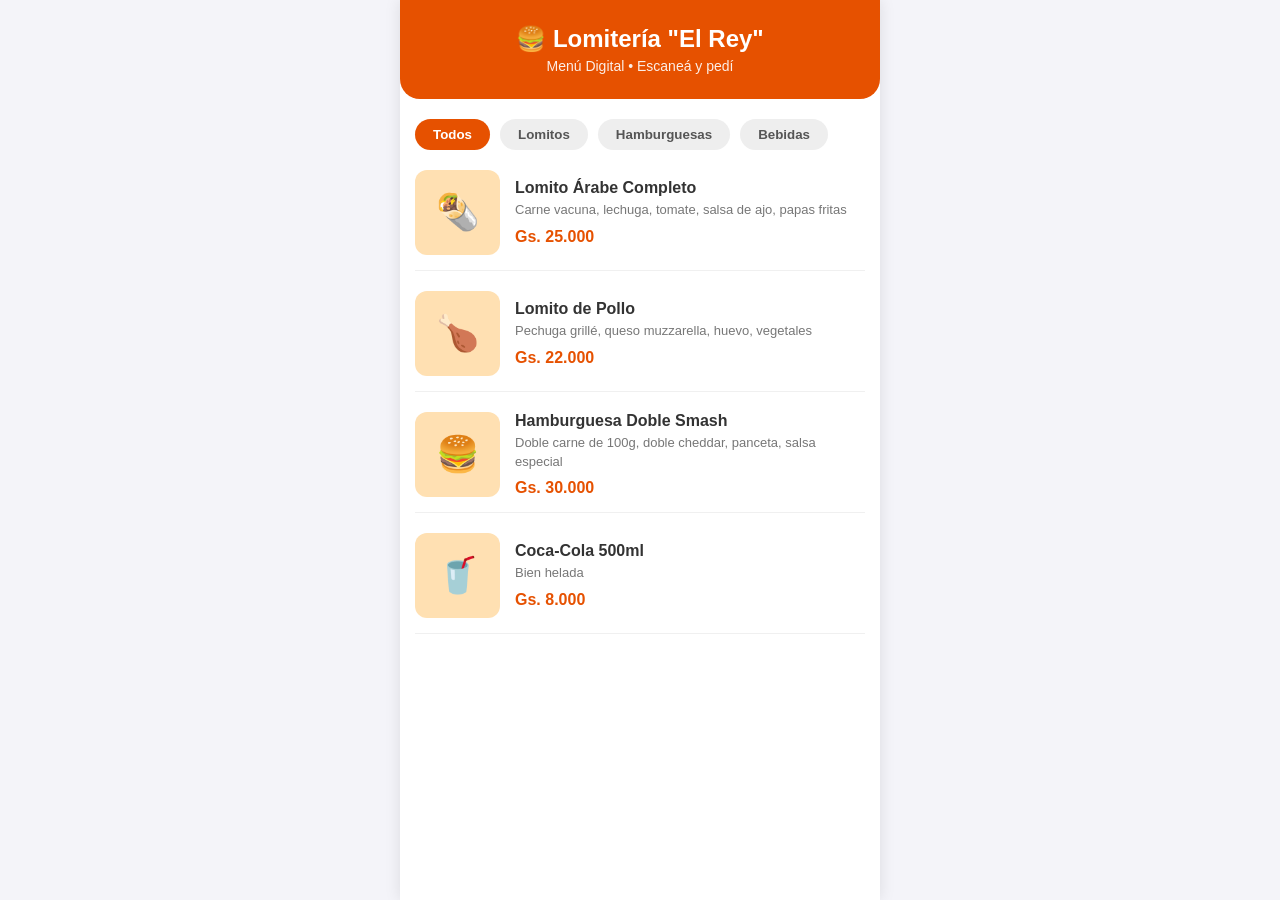
<file: index.html>
<!-- Archivo: index.html (guardar dentro de menu-cliente/) -->
<!DOCTYPE html>
<html lang="es">
<head>
    <meta charset="UTF-8">
    <meta name="viewport" content="width=device-width, initial-scale=1.0">
    <title>Menú Digital | Demo</title>
    <link rel="stylesheet" href="css/estilos.css">
</head>
<body>

    <div class="app-container">
        <header>
            <h1>Cargando...</h1>
            <p>Menú Digital • Escaneá y pedí</p>
        </header>

        <div class="categories" id="categories-container">
            <button class="cat-btn active" onclick="filterMenu('todos', this)">Todos</button>
            <button class="cat-btn" onclick="filterMenu('lomitos', this)">Lomitos</button>
            <button class="cat-btn" onclick="filterMenu('hamburguesas', this)">Hamburguesas</button>
            <button class="cat-btn" onclick="filterMenu('bebidas', this)">Bebidas</button>
        </div>

        <div class="menu-items" id="menu-container"></div>
    </div>

    <script src="js/app.js"></script>
</body>
</html>
</file>
<file: css/estilos.css>
/* Archivo: css/estilos.css */
:root {
    --primary-color: #e65100;
    --bg-color: #f4f4f9;
    --text-color: #333;
}

body {
    font-family: 'Segoe UI', Tahoma, Geneva, Verdana, sans-serif;
    background-color: var(--bg-color);
    margin: 0;
    padding: 0;
    display: flex;
    justify-content: center;
}

.app-container {
    max-width: 480px;
    width: 100%;
    background: white;
    min-height: 100vh;
    box-shadow: 0 0 15px rgba(0,0,0,0.1);
}

header {
    background: var(--primary-color);
    color: white;
    padding: 25px 20px;
    text-align: center;
    border-bottom-left-radius: 20px;
    border-bottom-right-radius: 20px;
}

header h1 {
    margin: 0;
    font-size: 24px;
}

header p {
    margin: 5px 0 0 0;
    font-size: 14px;
    opacity: 0.9;
}

.categories {
    display: flex;
    overflow-x: auto;
    padding: 20px 15px;
    gap: 10px;
}

.categories::-webkit-scrollbar { display: none; }

.cat-btn {
    background: #eee;
    border: none;
    padding: 8px 18px;
    border-radius: 20px;
    cursor: pointer;
    white-space: nowrap;
    font-weight: 600;
    color: #555;
    transition: 0.3s;
}

.cat-btn.active {
    background: var(--primary-color);
    color: white;
}

.menu-items {
    padding: 0 15px 20px 15px;
}

.item-card {
    display: flex;
    gap: 15px;
    margin-bottom: 20px;
    border-bottom: 1px solid #f0f0f0;
    padding-bottom: 15px;
}

.item-img {
    width: 85px;
    height: 85px;
    border-radius: 12px;
    background-color: #ffe0b2;
    display: flex;
    align-items: center;
    justify-content: center;
    font-size: 35px;
    flex-shrink: 0;
}

.item-info {
    flex: 1;
    display: flex;
    flex-direction: column;
    justify-content: center;
}

.item-title {
    margin: 0 0 4px 0;
    font-size: 16px;
    color: var(--text-color);
}

.item-desc {
    margin: 0 0 8px 0;
    font-size: 13px;
    color: #777;
    line-height: 1.4;
}

.item-price {
    margin: 0;
    font-weight: bold;
    color: var(--primary-color);
    font-size: 16px;
}
</file>
